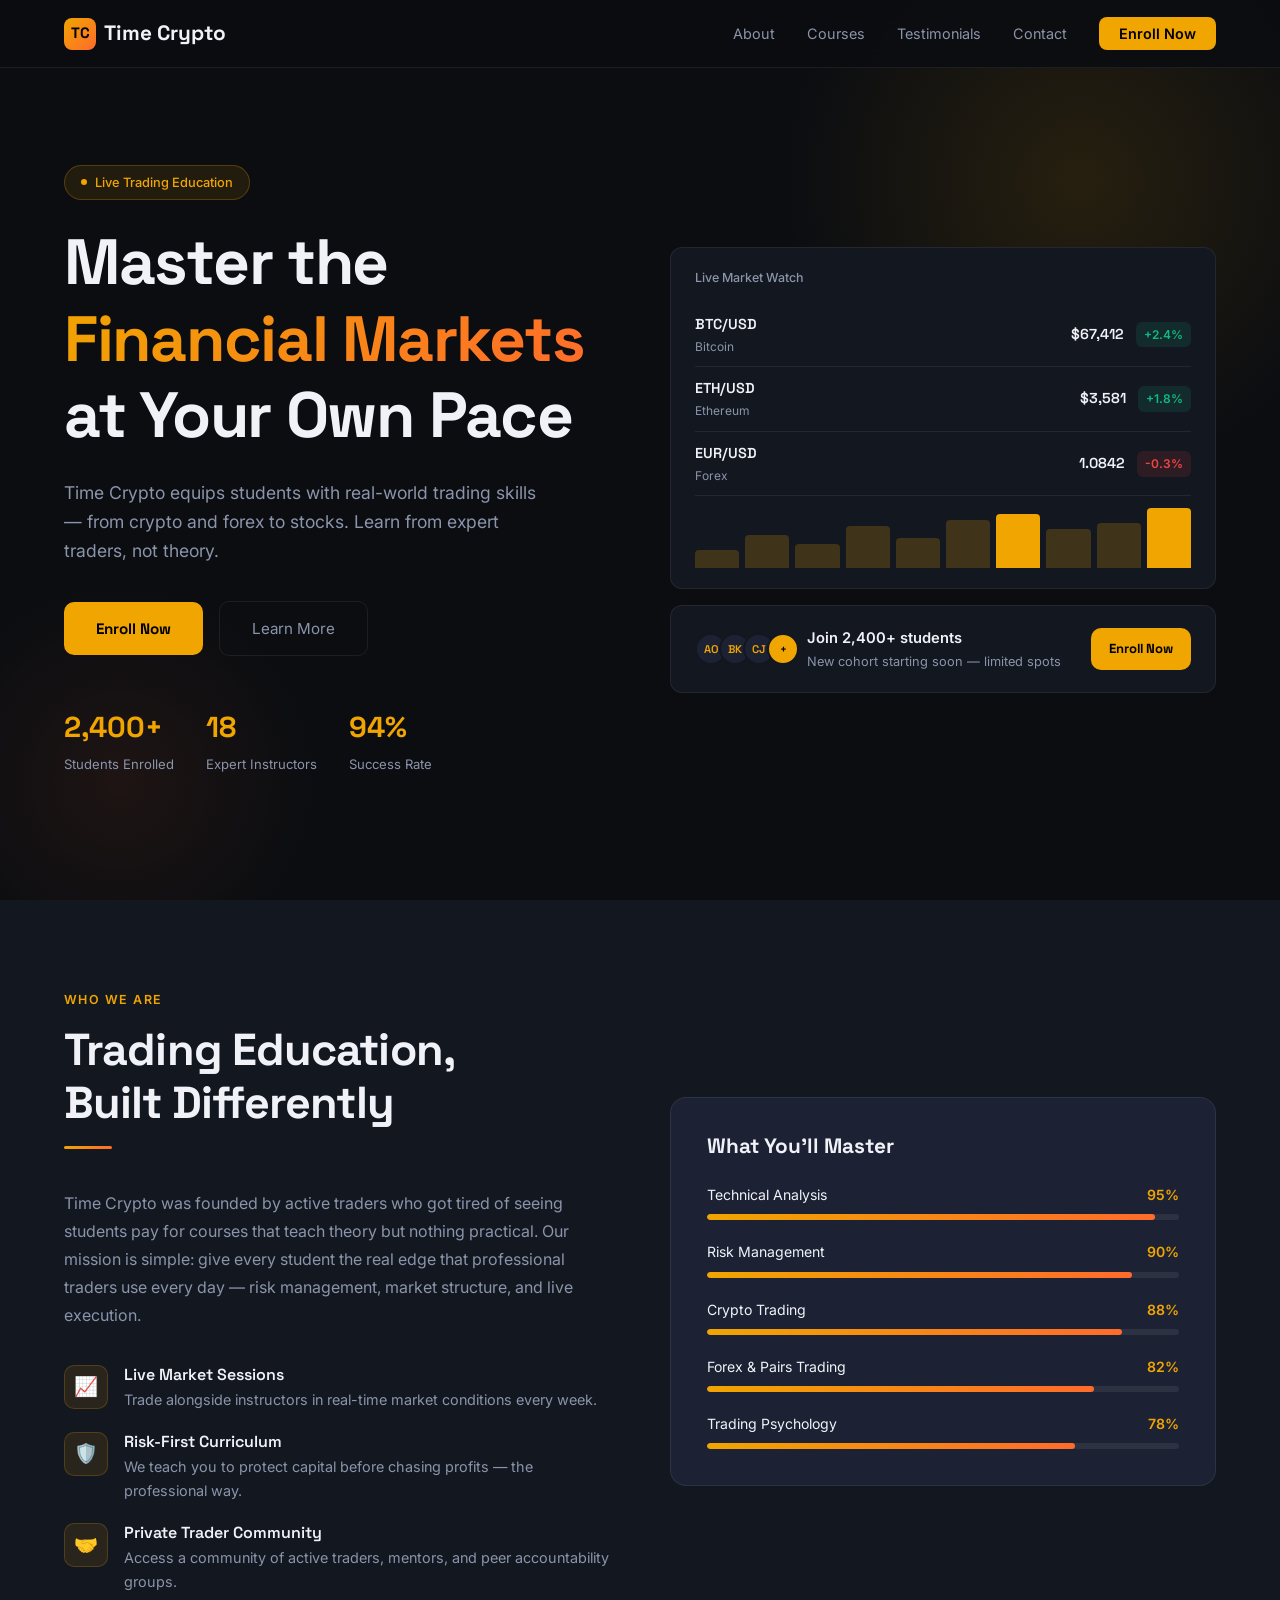
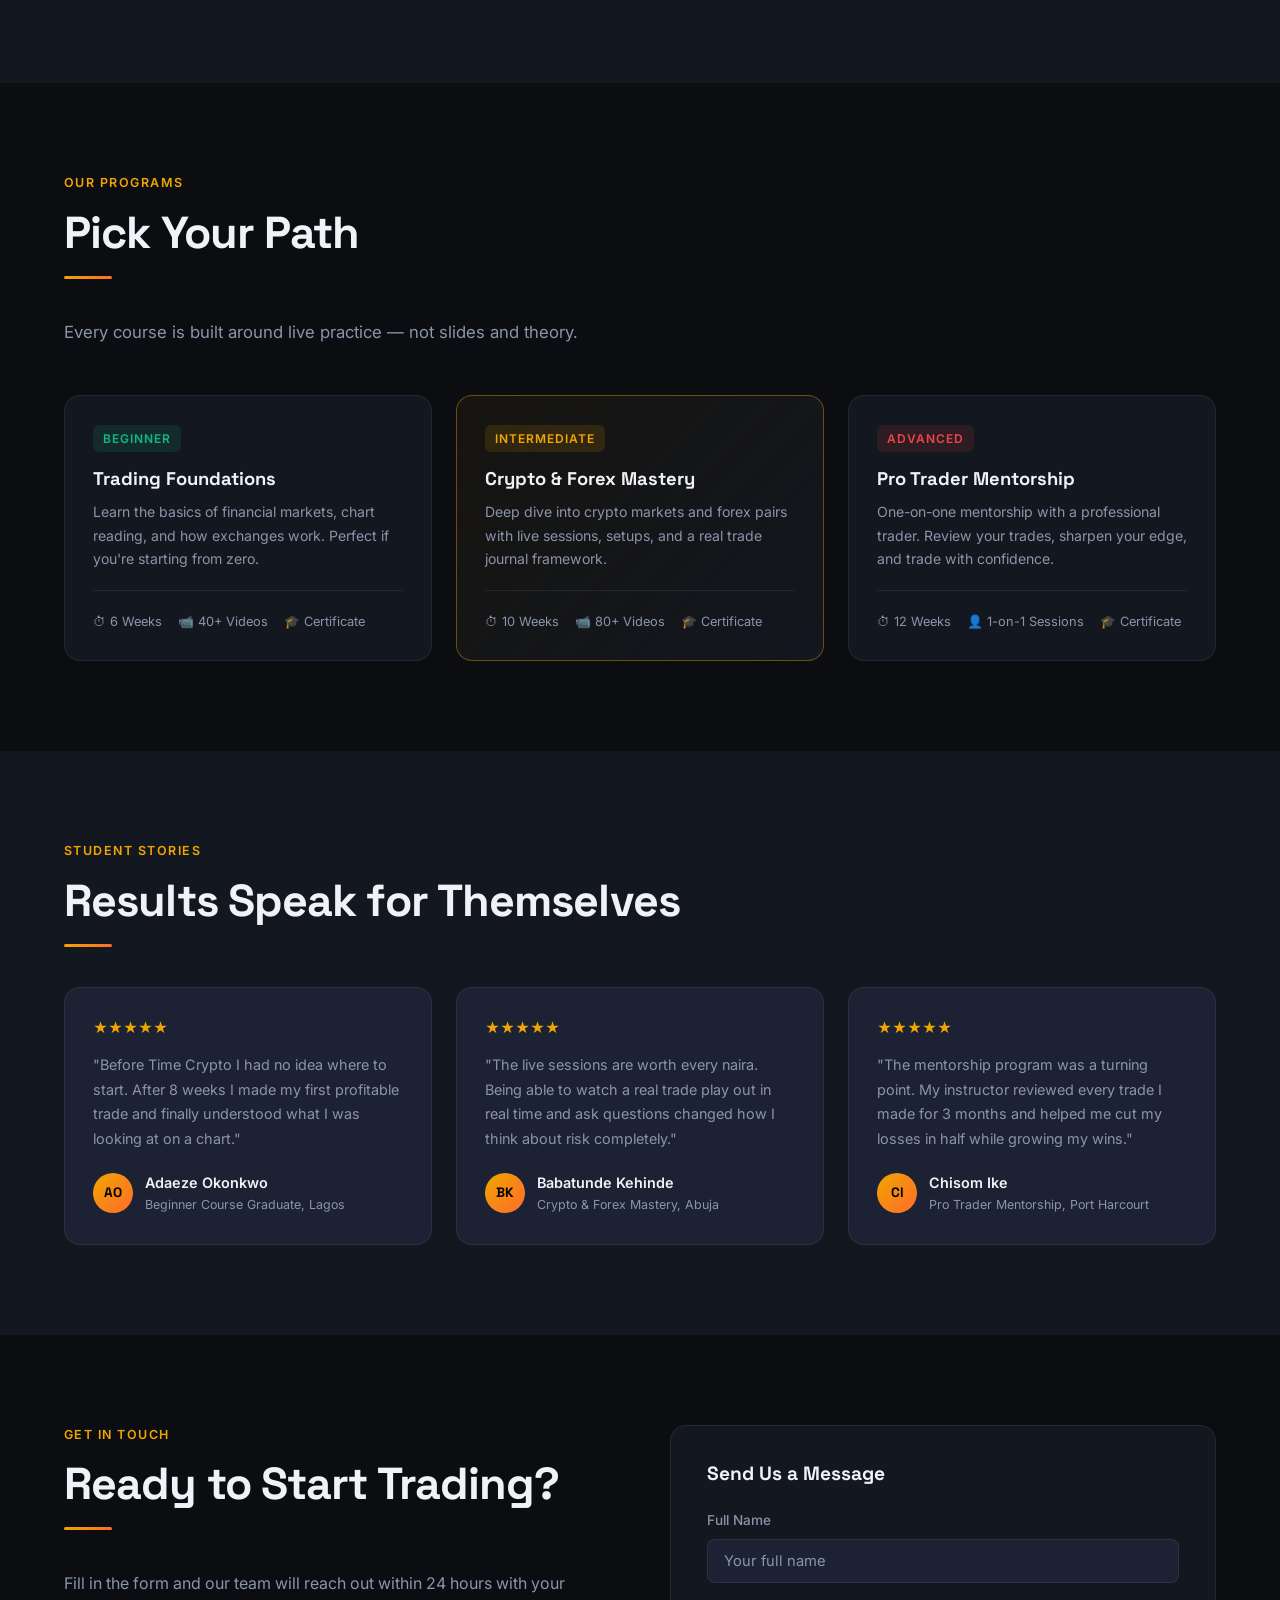
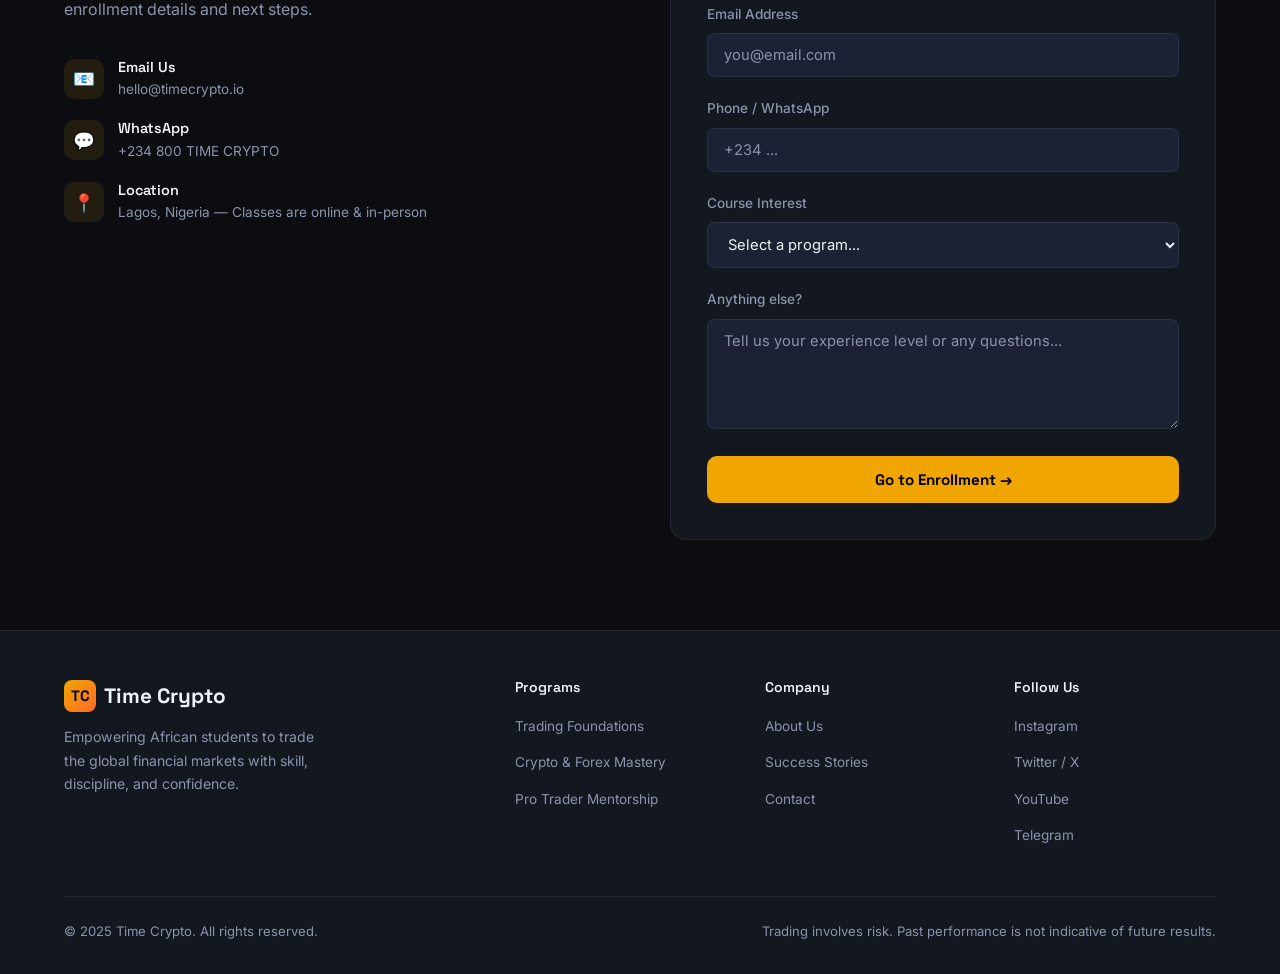
<file: index.html>
<!DOCTYPE html>
<html lang="en">
<head>
<meta charset="UTF-8" />
<meta name="viewport" content="width=device-width, initial-scale=1.0" />
<title>Time Crypto — Learn to Trade the Financial Markets</title>
<link rel="preconnect" href="https://fonts.googleapis.com" />
<link rel="preconnect" href="https://fonts.gstatic.com" crossorigin />
<link href="https://fonts.googleapis.com/css2?family=Space+Grotesk:wght@400;500;600;700;800&family=Inter:wght@400;500&display=swap" rel="stylesheet" />
<link rel="stylesheet" href="style.css" />
</head>
<body>
 
<!-- NAV -->
<nav>
  <div class="nav-logo">
    <div class="logo-icon">TC</div>
    Time Crypto
  </div>
  <ul class="nav-links">
    <li><a href="#about">About</a></li>
    <li><a href="#courses">Courses</a></li>
    <li><a href="#testimonials">Testimonials</a></li>
    <li><a href="#contact">Contact</a></li>
    <li><a href="enroll.html" class="nav-cta">Enroll Now</a></li>
  </ul>
  <button class="hamburger" onclick="toggleMenu()" aria-label="Toggle menu">
    <span></span><span></span><span></span>
  </button>
</nav>
 
<div class="mobile-menu" id="mobileMenu">
  <a href="#about"         onclick="closeMenu()">About</a>
  <a href="#courses"       onclick="closeMenu()">Courses</a>
  <a href="#testimonials"  onclick="closeMenu()">Testimonials</a>
  <a href="#contact"       onclick="closeMenu()">Contact</a>
  <a href="enroll.html"    onclick="closeMenu()" style="color:var(--accent);font-weight:600;">Enroll Now</a>
</div>
 
<!-- HERO -->
<section class="hero">
  <div class="hero-inner">
    <div class="hero-content">
      <div class="hero-tag">
        <span class="tag-dot"></span>
        Live Trading Education
      </div>
      <h1>Master the <span>Financial Markets</span> at Your Own Pace</h1>
      <p>Time Crypto equips students with real-world trading skills — from crypto and forex to stocks. Learn from expert traders, not theory.</p>
      <div class="hero-actions">
        <a href="enroll.html" class="btn-primary">Enroll Now</a>
        <a href="#about"      class="btn-outline">Learn More</a>
      </div>
      <div class="hero-stats">
        <div class="stat">
          <div class="stat-num">2,400+</div>
          <div class="stat-label">Students Enrolled</div>
        </div>
        <div class="stat">
          <div class="stat-num">18</div>
          <div class="stat-label">Expert Instructors</div>
        </div>
        <div class="stat">
          <div class="stat-num">94%</div>
          <div class="stat-label">Success Rate</div>
        </div>
      </div>
    </div>
 
    <div class="hero-visual">
      <div class="card-dark">
        <div style="font-size:0.78rem;color:var(--muted);margin-bottom:14px;font-weight:500;">Live Market Watch</div>
        <div class="ticker-row">
          <div>
            <div class="ticker-name">BTC/USD</div>
            <div class="ticker-sub">Bitcoin</div>
          </div>
          <div style="display:flex;align-items:center;gap:12px;">
            <div class="ticker-price">$67,412</div>
            <span class="badge-up">+2.4%</span>
          </div>
        </div>
        <div class="ticker-row">
          <div>
            <div class="ticker-name">ETH/USD</div>
            <div class="ticker-sub">Ethereum</div>
          </div>
          <div style="display:flex;align-items:center;gap:12px;">
            <div class="ticker-price">$3,581</div>
            <span class="badge-up">+1.8%</span>
          </div>
        </div>
        <div class="ticker-row">
          <div>
            <div class="ticker-name">EUR/USD</div>
            <div class="ticker-sub">Forex</div>
          </div>
          <div style="display:flex;align-items:center;gap:12px;">
            <div class="ticker-price">1.0842</div>
            <span class="badge-down">-0.3%</span>
          </div>
        </div>
        <div class="chart-bar-row">
          <div class="bar" style="height:30%"></div>
          <div class="bar" style="height:55%"></div>
          <div class="bar" style="height:40%"></div>
          <div class="bar" style="height:70%"></div>
          <div class="bar" style="height:50%"></div>
          <div class="bar" style="height:80%"></div>
          <div class="bar active" style="height:90%"></div>
          <div class="bar" style="height:65%"></div>
          <div class="bar" style="height:75%"></div>
          <div class="bar active" style="height:100%"></div>
        </div>
      </div>
      <div class="card-dark" style="display:flex;align-items:center;gap:16px;">
        <div class="enroll-mini">
          <div class="avatars">
            <div class="av">AO</div>
            <div class="av">BK</div>
            <div class="av">CJ</div>
            <div class="av" style="background:var(--accent);color:#000;">+</div>
          </div>
        </div>
        <div>
          <div style="font-weight:600;font-size:0.92rem;">Join 2,400+ students</div>
          <div style="font-size:0.8rem;color:var(--muted);">New cohort starting soon — limited spots</div>
        </div>
        <a href="enroll.html" class="btn-primary" style="padding:10px 18px;font-size:0.82rem;margin-left:auto;white-space:nowrap;">Enroll Now</a>
      </div>
    </div>
  </div>
</section>
 
<!-- ABOUT -->
<section id="about">
  <div class="section-inner">
    <div class="about-grid">
      <div>
        <div class="section-tag">Who We Are</div>
        <h2 class="section-title">Trading Education,<br>Built Differently</h2>
        <div class="divider"></div>
        <p style="color:var(--muted);font-size:1rem;line-height:1.75;">Time Crypto was founded by active traders who got tired of seeing students pay for courses that teach theory but nothing practical. Our mission is simple: give every student the real edge that professional traders use every day — risk management, market structure, and live execution.</p>
        <div class="about-features">
          <div class="feat">
            <div class="feat-icon">📈</div>
            <div class="feat-body">
              <h4>Live Market Sessions</h4>
              <p>Trade alongside instructors in real-time market conditions every week.</p>
            </div>
          </div>
          <div class="feat">
            <div class="feat-icon">🛡️</div>
            <div class="feat-body">
              <h4>Risk-First Curriculum</h4>
              <p>We teach you to protect capital before chasing profits — the professional way.</p>
            </div>
          </div>
          <div class="feat">
            <div class="feat-icon">🤝</div>
            <div class="feat-body">
              <h4>Private Trader Community</h4>
              <p>Access a community of active traders, mentors, and peer accountability groups.</p>
            </div>
          </div>
        </div>
      </div>
      <div class="about-right">
        <h3>What You'll Master</h3>
        <div class="progress-item">
          <div class="progress-header"><span>Technical Analysis</span><span class="progress-pct">95%</span></div>
          <div class="progress-track"><div class="progress-fill" style="width:95%"></div></div>
        </div>
        <div class="progress-item">
          <div class="progress-header"><span>Risk Management</span><span class="progress-pct">90%</span></div>
          <div class="progress-track"><div class="progress-fill" style="width:90%"></div></div>
        </div>
        <div class="progress-item">
          <div class="progress-header"><span>Crypto Trading</span><span class="progress-pct">88%</span></div>
          <div class="progress-track"><div class="progress-fill" style="width:88%"></div></div>
        </div>
        <div class="progress-item">
          <div class="progress-header"><span>Forex &amp; Pairs Trading</span><span class="progress-pct">82%</span></div>
          <div class="progress-track"><div class="progress-fill" style="width:82%"></div></div>
        </div>
        <div class="progress-item" style="margin-bottom:0;">
          <div class="progress-header"><span>Trading Psychology</span><span class="progress-pct">78%</span></div>
          <div class="progress-track"><div class="progress-fill" style="width:78%"></div></div>
        </div>
      </div>
    </div>
  </div>
</section>
 
<!-- COURSES -->
<section id="courses">
  <div class="section-inner">
    <div class="courses-header">
      <div>
        <div class="section-tag">Our Programs</div>
        <h2 class="section-title">Pick Your Path</h2>
        <div class="divider"></div>
        <p class="section-sub">Every course is built around live practice — not slides and theory.</p>
      </div>
    </div>
    <div class="courses-grid">
      <div class="course-card" onclick="window.location.href='enroll.html'">
        <span class="course-level level-beginner">Beginner</span>
        <h3>Trading Foundations</h3>
        <p>Learn the basics of financial markets, chart reading, and how exchanges work. Perfect if you're starting from zero.</p>
        <div class="course-meta">
          <span>⏱ 6 Weeks</span>
          <span>📹 40+ Videos</span>
          <span>🎓 Certificate</span>
        </div>
      </div>
      <div class="course-card featured" onclick="window.location.href='enroll.html'">
        <span class="course-level level-intermediate">Intermediate</span>
        <h3>Crypto &amp; Forex Mastery</h3>
        <p>Deep dive into crypto markets and forex pairs with live sessions, setups, and a real trade journal framework.</p>
        <div class="course-meta">
          <span>⏱ 10 Weeks</span>
          <span>📹 80+ Videos</span>
          <span>🎓 Certificate</span>
        </div>
      </div>
      <div class="course-card" onclick="window.location.href='enroll.html'">
        <span class="course-level level-advanced">Advanced</span>
        <h3>Pro Trader Mentorship</h3>
        <p>One-on-one mentorship with a professional trader. Review your trades, sharpen your edge, and trade with confidence.</p>
        <div class="course-meta">
          <span>⏱ 12 Weeks</span>
          <span>👤 1-on-1 Sessions</span>
          <span>🎓 Certificate</span>
        </div>
      </div>
    </div>
  </div>
</section>
 
<!-- TESTIMONIALS -->
<section id="testimonials">
  <div class="section-inner">
    <div class="section-tag">Student Stories</div>
    <h2 class="section-title">Results Speak for Themselves</h2>
    <div class="divider"></div>
    <div class="testimonials-grid">
      <div class="tcard">
        <div class="stars">★★★★★</div>
        <p>"Before Time Crypto I had no idea where to start. After 8 weeks I made my first profitable trade and finally understood what I was looking at on a chart."</p>
        <div class="tcard-author">
          <div class="t-av">AO</div>
          <div>
            <div class="t-name">Adaeze Okonkwo</div>
            <div class="t-role">Beginner Course Graduate, Lagos</div>
          </div>
        </div>
      </div>
      <div class="tcard">
        <div class="stars">★★★★★</div>
        <p>"The live sessions are worth every naira. Being able to watch a real trade play out in real time and ask questions changed how I think about risk completely."</p>
        <div class="tcard-author">
          <div class="t-av">BK</div>
          <div>
            <div class="t-name">Babatunde Kehinde</div>
            <div class="t-role">Crypto &amp; Forex Mastery, Abuja</div>
          </div>
        </div>
      </div>
      <div class="tcard">
        <div class="stars">★★★★★</div>
        <p>"The mentorship program was a turning point. My instructor reviewed every trade I made for 3 months and helped me cut my losses in half while growing my wins."</p>
        <div class="tcard-author">
          <div class="t-av">CI</div>
          <div>
            <div class="t-name">Chisom Ike</div>
            <div class="t-role">Pro Trader Mentorship, Port Harcourt</div>
          </div>
        </div>
      </div>
    </div>
  </div>
</section>
 
<!-- CONTACT -->
<section id="contact">
  <div class="section-inner">
    <div class="contact-grid">
      <div class="contact-info">
        <div class="section-tag">Get in Touch</div>
        <h2 class="section-title">Ready to Start Trading?</h2>
        <div class="divider"></div>
        <p style="color:var(--muted);font-size:1rem;">Fill in the form and our team will reach out within 24 hours with your enrollment details and next steps.</p>
        <div class="contact-details">
          <div class="cd">
            <div class="cd-icon">📧</div>
            <div class="cd-text"><h4>Email Us</h4><p>hello@timecrypto.io</p></div>
          </div>
          <div class="cd">
            <div class="cd-icon">💬</div>
            <div class="cd-text"><h4>WhatsApp</h4><p>+234 800 TIME CRYPTO</p></div>
          </div>
          <div class="cd">
            <div class="cd-icon">📍</div>
            <div class="cd-text"><h4>Location</h4><p>Lagos, Nigeria — Classes are online &amp; in-person</p></div>
          </div>
        </div>
      </div>
      <div class="contact-form">
        <h3 style="margin-bottom:24px;font-size:1.2rem;">Send Us a Message</h3>
        <div class="form-group">
          <label for="name">Full Name</label>
          <input type="text" id="name" placeholder="Your full name" />
        </div>
        <div class="form-group">
          <label for="email">Email Address</label>
          <input type="email" id="email" placeholder="you@email.com" />
        </div>
        <div class="form-group">
          <label for="phone">Phone / WhatsApp</label>
          <input type="tel" id="phone" placeholder="+234 ..." />
        </div>
        <div class="form-group">
          <label for="course">Course Interest</label>
          <select id="course">
            <option value="">Select a program...</option>
            <option>Trading Foundations (Beginner) — $49</option>
            <option>Crypto &amp; Forex Mastery (Intermediate) — $100</option>
            <option>Pro Trader Mentorship (Advanced) — $150</option>
            <option>Not sure — I'd like guidance</option>
          </select>
        </div>
        <div class="form-group">
          <label for="message">Anything else?</label>
          <textarea id="message" placeholder="Tell us your experience level or any questions..."></textarea>
        </div>
        <button class="btn-primary" style="width:100%;" onclick="handleSubmit()">Go to Enrollment →</button>
      </div>
    </div>
  </div>
</section>
 
<!-- FOOTER -->
<footer>
  <div class="footer-inner">
    <div class="footer-top">
      <div class="footer-brand">
        <div class="nav-logo">
          <div class="logo-icon">TC</div>
          Time Crypto
        </div>
        <p>Empowering African students to trade the global financial markets with skill, discipline, and confidence.</p>
      </div>
      <div class="footer-col">
        <h4>Programs</h4>
        <ul>
          <li><a href="enroll.html">Trading Foundations</a></li>
          <li><a href="enroll.html">Crypto &amp; Forex Mastery</a></li>
          <li><a href="enroll.html">Pro Trader Mentorship</a></li>
        </ul>
      </div>
      <div class="footer-col">
        <h4>Company</h4>
        <ul>
          <li><a href="#about">About Us</a></li>
          <li><a href="#testimonials">Success Stories</a></li>
          <li><a href="#contact">Contact</a></li>
        </ul>
      </div>
      <div class="footer-col">
        <h4>Follow Us</h4>
        <ul>
          <li><a href="#">Instagram</a></li>
          <li><a href="#">Twitter / X</a></li>
          <li><a href="#">YouTube</a></li>
          <li><a href="#">Telegram</a></li>
        </ul>
      </div>
    </div>
    <div class="footer-bottom">
      <span>© 2025 Time Crypto. All rights reserved.</span>
      <span>Trading involves risk. Past performance is not indicative of future results.</span>
    </div>
  </div>
</footer>
 
<script src="script.js"></script>
</body>
</html>
</file>
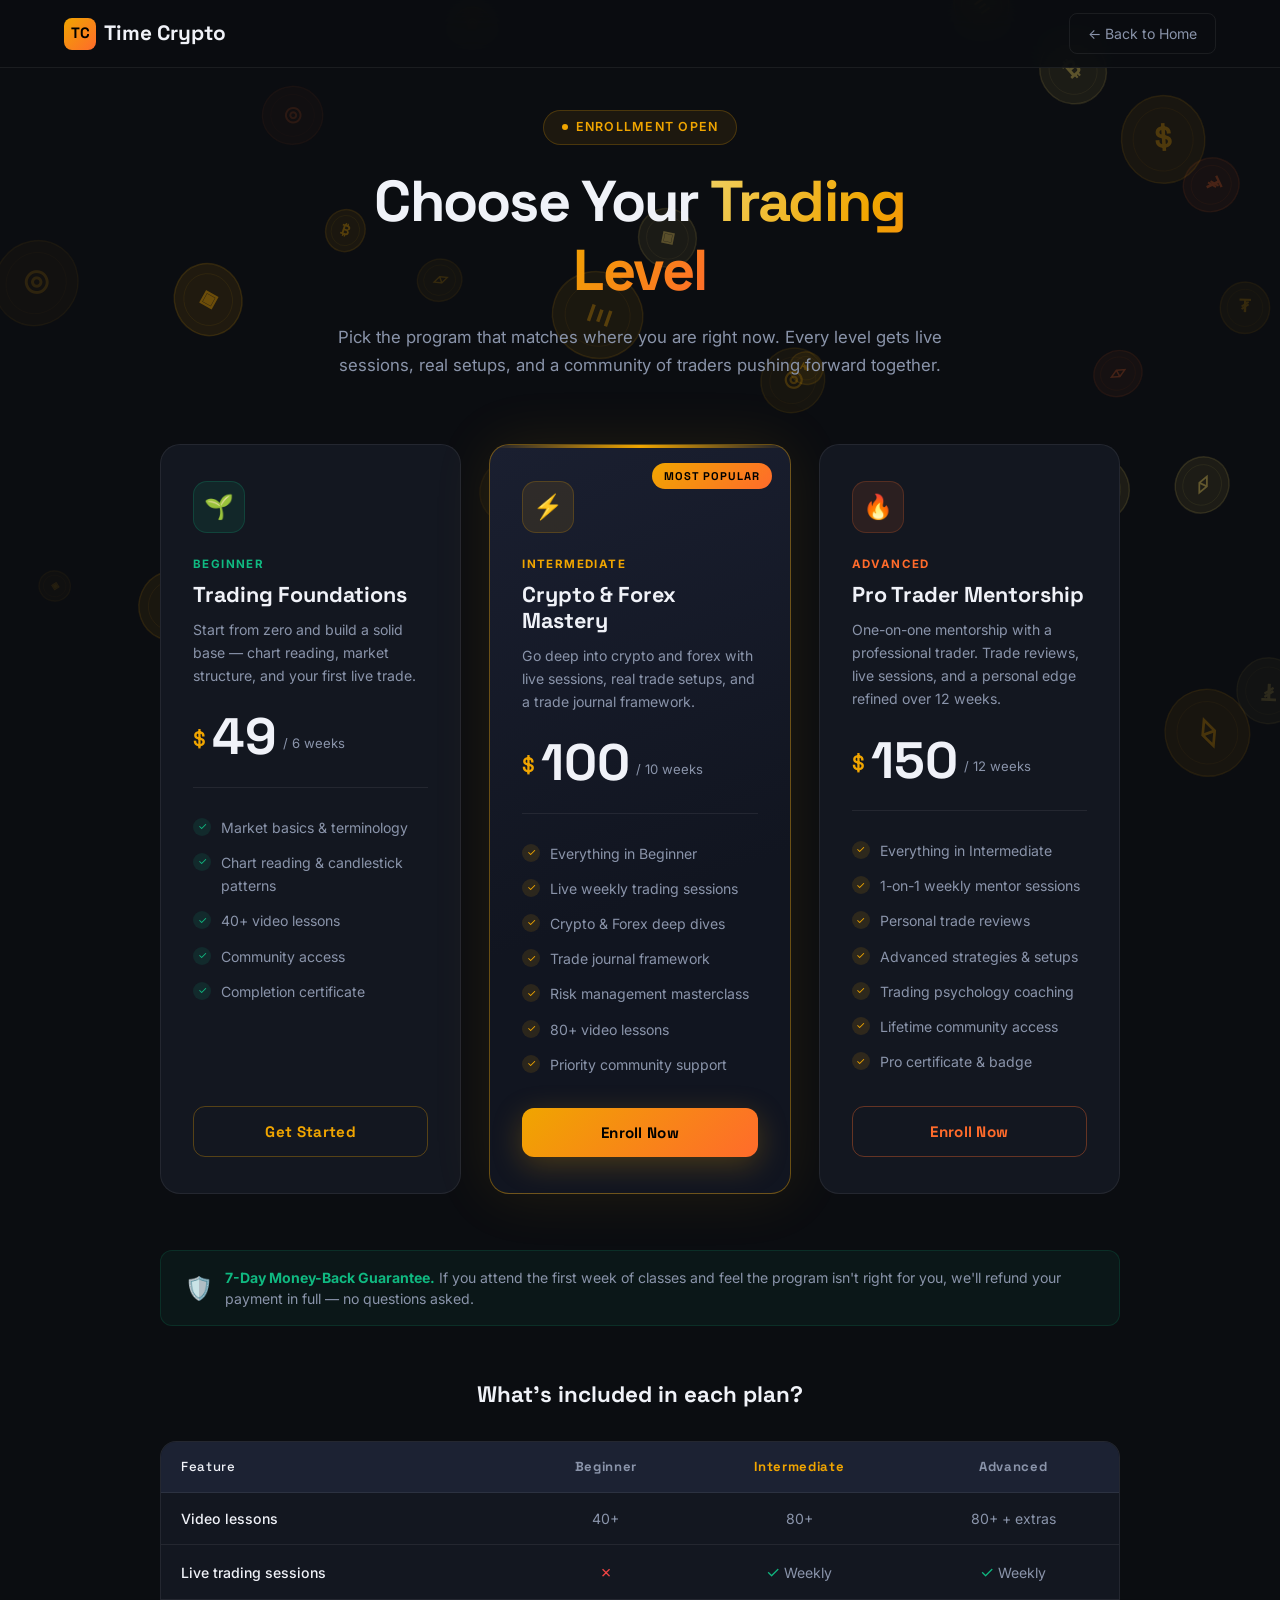
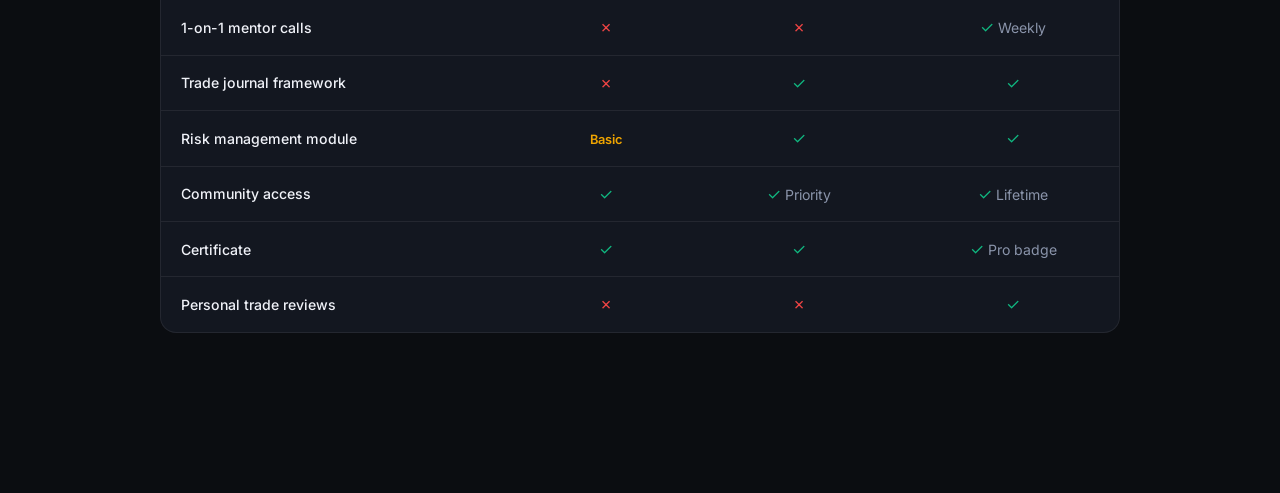
<file: enroll.html>
<!DOCTYPE html>
<html lang="en">
<head>
<meta charset="UTF-8" />
<meta name="viewport" content="width=device-width, initial-scale=1.0" />
<title>Enroll — Time Crypto</title>
<link rel="preconnect" href="https://fonts.googleapis.com" />
<link rel="preconnect" href="https://fonts.gstatic.com" crossorigin />
<link href="https://fonts.googleapis.com/css2?family=Space+Grotesk:wght@400;500;600;700;800&family=Inter:wght@400;500&display=swap" rel="stylesheet" />
<link rel="stylesheet" href="style.css" />
</head>
<body>
 
<!-- ANIMATED COIN CANVAS (background) -->
<canvas id="coinCanvas"></canvas>
 
<!-- NAV -->
<nav>
  <div class="nav-logo">
    <div class="logo-icon">TC</div>
    Time Crypto
  </div>
  <a href="index.html" class="nav-back">← Back to Home</a>
</nav>
 
<!-- PAGE CONTENT -->
<div class="page">
 
  <!-- HEADER -->
  <div class="enroll-header">
    <div class="enroll-eyebrow">
      <span class="pulse-dot"></span>
      Enrollment Open
    </div>
    <h1>Choose Your <em>Trading Level</em></h1>
    <p>Pick the program that matches where you are right now. Every level gets live sessions, real setups, and a community of traders pushing forward together.</p>
  </div>
 
  <!-- PRICING CARDS -->
  <div class="cards-row">
 
    <!-- BEGINNER -->
    <div class="price-card">
      <div class="card-icon icon-beginner">🌱</div>
      <div class="card-level level-beginner-label">Beginner</div>
      <h2>Trading Foundations</h2>
      <p>Start from zero and build a solid base — chart reading, market structure, and your first live trade.</p>
      <div class="price-display">
        <span class="price-currency">$</span>
        <span class="price-amount">49</span>
        <span class="price-period">/ 6 weeks</span>
      </div>
      <ul class="feature-list">
        <li><span class="check check-green">✓</span> Market basics &amp; terminology</li>
        <li><span class="check check-green">✓</span> Chart reading &amp; candlestick patterns</li>
        <li><span class="check check-green">✓</span> 40+ video lessons</li>
        <li><span class="check check-green">✓</span> Community access</li>
        <li><span class="check check-green">✓</span> Completion certificate</li>
      </ul>
      <button class="btn-enroll btn-enroll-outline" onclick="openModal('Beginner','Trading Foundations','$49')">Get Started</button>
    </div>
 
    <!-- INTERMEDIATE (featured) -->
    <div class="price-card featured">
      <div class="featured-badge">Most Popular</div>
      <div class="card-icon icon-intermediate">⚡</div>
      <div class="card-level level-intermediate-label">Intermediate</div>
      <h2>Crypto &amp; Forex Mastery</h2>
      <p>Go deep into crypto and forex with live sessions, real trade setups, and a trade journal framework.</p>
      <div class="price-display">
        <span class="price-currency">$</span>
        <span class="price-amount">100</span>
        <span class="price-period">/ 10 weeks</span>
      </div>
      <ul class="feature-list">
        <li><span class="check">✓</span> Everything in Beginner</li>
        <li><span class="check">✓</span> Live weekly trading sessions</li>
        <li><span class="check">✓</span> Crypto &amp; Forex deep dives</li>
        <li><span class="check">✓</span> Trade journal framework</li>
        <li><span class="check">✓</span> Risk management masterclass</li>
        <li><span class="check">✓</span> 80+ video lessons</li>
        <li><span class="check">✓</span> Priority community support</li>
      </ul>
      <button class="btn-enroll btn-enroll-gold" onclick="openModal('Intermediate','Crypto &amp; Forex Mastery','$100')">Enroll Now</button>
    </div>
 
    <!-- ADVANCED -->
    <div class="price-card">
      <div class="card-icon icon-advanced">🔥</div>
      <div class="card-level level-advanced-label">Advanced</div>
      <h2>Pro Trader Mentorship</h2>
      <p>One-on-one mentorship with a professional trader. Trade reviews, live sessions, and a personal edge refined over 12 weeks.</p>
      <div class="price-display">
        <span class="price-currency">$</span>
        <span class="price-amount">150</span>
        <span class="price-period">/ 12 weeks</span>
      </div>
      <ul class="feature-list">
        <li><span class="check">✓</span> Everything in Intermediate</li>
        <li><span class="check">✓</span> 1-on-1 weekly mentor sessions</li>
        <li><span class="check">✓</span> Personal trade reviews</li>
        <li><span class="check">✓</span> Advanced strategies &amp; setups</li>
        <li><span class="check">✓</span> Trading psychology coaching</li>
        <li><span class="check">✓</span> Lifetime community access</li>
        <li><span class="check">✓</span> Pro certificate &amp; badge</li>
      </ul>
      <button class="btn-enroll btn-enroll-outline" onclick="openModal('Advanced','Pro Trader Mentorship','$150')" style="border-color:rgba(255,107,43,0.35);color:var(--accent2);">Enroll Now</button>
    </div>
 
  </div>
 
  <!-- GUARANTEE -->
  <div class="guarantee">
    <span class="guarantee-icon">🛡️</span>
    <p><strong>7-Day Money-Back Guarantee.</strong> If you attend the first week of classes and feel the program isn't right for you, we'll refund your payment in full — no questions asked.</p>
  </div>
 
  <!-- COMPARISON TABLE -->
  <div class="compare-section">
    <h2 class="compare-title">What's included in each plan?</h2>
    <table class="compare-table">
      <thead>
        <tr>
          <th>Feature</th>
          <th>Beginner</th>
          <th class="highlight">Intermediate</th>
          <th>Advanced</th>
        </tr>
      </thead>
      <tbody>
        <tr>
          <td>Video lessons</td>
          <td>40+</td>
          <td>80+</td>
          <td>80+ + extras</td>
        </tr>
        <tr>
          <td>Live trading sessions</td>
          <td><span class="cross">✗</span></td>
          <td><span class="tick">✓</span> Weekly</td>
          <td><span class="tick">✓</span> Weekly</td>
        </tr>
        <tr>
          <td>1-on-1 mentor calls</td>
          <td><span class="cross">✗</span></td>
          <td><span class="cross">✗</span></td>
          <td><span class="tick">✓</span> Weekly</td>
        </tr>
        <tr>
          <td>Trade journal framework</td>
          <td><span class="cross">✗</span></td>
          <td><span class="tick">✓</span></td>
          <td><span class="tick">✓</span></td>
        </tr>
        <tr>
          <td>Risk management module</td>
          <td><span class="partial">Basic</span></td>
          <td><span class="tick">✓</span></td>
          <td><span class="tick">✓</span></td>
        </tr>
        <tr>
          <td>Community access</td>
          <td><span class="tick">✓</span></td>
          <td><span class="tick">✓</span> Priority</td>
          <td><span class="tick">✓</span> Lifetime</td>
        </tr>
        <tr>
          <td>Certificate</td>
          <td><span class="tick">✓</span></td>
          <td><span class="tick">✓</span></td>
          <td><span class="tick">✓</span> Pro badge</td>
        </tr>
        <tr>
          <td>Personal trade reviews</td>
          <td><span class="cross">✗</span></td>
          <td><span class="cross">✗</span></td>
          <td><span class="tick">✓</span></td>
        </tr>
      </tbody>
    </table>
  </div>
 
</div><!-- end .page -->
 
<!-- ENROLLMENT MODAL -->
<div class="modal-overlay" id="modalOverlay" onclick="handleOverlayClick(event)">
  <div class="modal" id="modal">
    <button class="modal-close" onclick="closeModal()">✕</button>
    <div class="modal-plan-badge badge-gold" id="modalBadge">Intermediate</div>
    <h2 id="modalTitle">Crypto &amp; Forex Mastery</h2>
    <div class="modal-price" id="modalPrice">$100</div>
    <div class="modal-form">
      <div>
        <label>Full Name</label>
        <input type="text" id="mName" placeholder="Your full name" />
      </div>
      <div>
        <label>Email Address</label>
        <input type="email" id="mEmail" placeholder="you@email.com" />
      </div>
      <div>
        <label>WhatsApp Number</label>
        <input type="tel" id="mPhone" placeholder="+234 ..." />
      </div>
      <div>
        <label>How did you hear about us?</label>
        <select id="mSource">
          <option value="">Select...</option>
          <option>Instagram</option>
          <option>Twitter / X</option>
          <option>WhatsApp</option>
          <option>Friend or referral</option>
          <option>YouTube</option>
          <option>Other</option>
        </select>
      </div>
      <button class="modal-submit" onclick="submitEnrollment()">Confirm Enrollment →</button>
    </div>
  </div>
</div>
 
<script src="script.js"></script>
</body>
</html>
</file>
<file: style.css>
/* ============================================================
   TIME CRYPTO — style.css
   Shared stylesheet for index.html and enroll.html
   ============================================================ */
 
*, *::before, *::after { box-sizing: border-box; margin: 0; padding: 0; }
 
:root {
  --bg: #0b0d11;
  --surface: #131720;
  --surface2: #1c2233;
  --accent: #f0a500;
  --accent2: #ff6b2b;
  --accent3: #f0d060;
  --text: #f0f2f8;
  --muted: #8a94aa;
  --border: rgba(255,255,255,0.07);
  --radius: 12px;
}
 
html { scroll-behavior: smooth; }
 
body {
  background: var(--bg);
  color: var(--text);
  font-family: 'Inter', sans-serif;
  font-size: 16px;
  line-height: 1.65;
  overflow-x: hidden;
  min-height: 100vh;
}
 
h1, h2, h3, h4 {
  font-family: 'Space Grotesk', sans-serif;
  line-height: 1.2;
}
 
a { text-decoration: none; color: inherit; }
 
/* ============================================================
   SHARED NAV
   ============================================================ */
nav {
  position: fixed; top: 0; left: 0; right: 0; z-index: 200;
  display: flex; align-items: center; justify-content: space-between;
  padding: 0 5%; height: 68px;
  background: rgba(11,13,17,0.88);
  backdrop-filter: blur(16px);
  border-bottom: 1px solid var(--border);
}
 
.nav-logo {
  font-family: 'Space Grotesk', sans-serif;
  font-weight: 700; font-size: 1.3rem;
  display: flex; align-items: center; gap: 8px;
}
 
.logo-icon {
  width: 32px; height: 32px;
  background: linear-gradient(135deg, var(--accent), var(--accent2));
  border-radius: 8px;
  display: flex; align-items: center; justify-content: center;
  font-size: 15px; font-weight: 800; color: #000;
}
 
/* index.html nav links */
.nav-links {
  display: flex; align-items: center; gap: 2rem;
  list-style: none;
}
 
.nav-links a {
  font-size: 0.9rem;
  color: var(--muted);
  transition: color 0.2s;
}
 
.nav-links a:hover { color: var(--text); }
 
.nav-cta {
  background: var(--accent);
  color: #000 !important;
  font-weight: 600 !important;
  padding: 8px 20px;
  border-radius: 8px;
  transition: opacity 0.2s !important;
}
 
.nav-cta:hover { opacity: 0.88; }
 
/* enroll.html back button */
.nav-back {
  display: flex; align-items: center; gap: 8px;
  color: var(--muted); font-size: 0.88rem;
  border: 1px solid var(--border);
  padding: 8px 18px; border-radius: 8px;
  transition: color 0.2s, border-color 0.2s;
}
 
.nav-back:hover { color: var(--text); border-color: var(--accent); }
 
/* Hamburger (mobile) */
.hamburger {
  display: none;
  flex-direction: column; gap: 5px;
  cursor: pointer; background: none; border: none; padding: 4px;
}
 
.hamburger span {
  display: block; width: 24px; height: 2px;
  background: var(--text); border-radius: 2px;
  transition: all 0.3s;
}
 
/* Mobile menu */
.mobile-menu {
  display: none;
  position: fixed; top: 68px; left: 0; right: 0;
  background: rgba(11,13,17,0.98);
  border-bottom: 1px solid var(--border);
  padding: 24px 5%;
  z-index: 99;
  flex-direction: column; gap: 16px;
}
 
.mobile-menu.open { display: flex; }
 
.mobile-menu a {
  color: var(--muted); font-size: 1rem;
  padding: 8px 0; border-bottom: 1px solid var(--border);
}
 
.mobile-menu a:last-child { border-bottom: none; }
 
/* ============================================================
   SHARED BUTTONS
   ============================================================ */
.btn-primary {
  background: var(--accent);
  color: #000;
  font-weight: 700;
  font-family: 'Space Grotesk', sans-serif;
  padding: 14px 32px;
  border-radius: 10px;
  font-size: 0.95rem;
  border: none; cursor: pointer;
  transition: transform 0.2s, opacity 0.2s;
  display: inline-block;
}
 
.btn-primary:hover { transform: translateY(-2px); opacity: 0.9; }
 
.btn-outline {
  border: 1px solid var(--border);
  color: var(--muted);
  padding: 14px 32px;
  border-radius: 10px;
  font-size: 0.95rem;
  cursor: pointer;
  transition: border-color 0.2s, color 0.2s;
  display: inline-block;
  background: transparent;
}
 
.btn-outline:hover { border-color: var(--accent); color: var(--text); }
 
/* ============================================================
   SHARED SECTION UTILITIES
   ============================================================ */
section { padding: 90px 5%; }
 
.section-inner { max-width: 1200px; margin: 0 auto; }
 
.section-tag {
  font-size: 0.78rem;
  text-transform: uppercase;
  letter-spacing: 0.12em;
  color: var(--accent);
  font-weight: 600;
  margin-bottom: 12px;
}
 
.section-title {
  font-size: clamp(1.8rem, 3.5vw, 2.8rem);
  font-weight: 700;
  margin-bottom: 16px;
  letter-spacing: -0.02em;
}
 
.section-sub {
  color: var(--muted);
  font-size: 1.05rem;
  max-width: 540px;
}
 
.divider {
  width: 48px; height: 3px;
  background: linear-gradient(90deg, var(--accent), var(--accent2));
  border-radius: 2px;
  margin: 16px 0 40px;
}
 
/* ============================================================
   SHARED FOOTER
   ============================================================ */
footer {
  background: var(--surface);
  border-top: 1px solid var(--border);
  padding: 48px 5% 32px;
}
 
.footer-inner { max-width: 1200px; margin: 0 auto; }
 
.footer-top {
  display: grid;
  grid-template-columns: 2fr 1fr 1fr 1fr;
  gap: 48px;
  margin-bottom: 48px;
}
 
.footer-brand p {
  font-size: 0.88rem; color: var(--muted);
  margin-top: 12px; max-width: 260px; line-height: 1.65;
}
 
.footer-col h4 {
  font-size: 0.88rem; font-weight: 600; margin-bottom: 16px; color: var(--text);
}
 
.footer-col ul { list-style: none; display: flex; flex-direction: column; gap: 10px; }
 
.footer-col ul li a { font-size: 0.85rem; color: var(--muted); transition: color 0.2s; }
.footer-col ul li a:hover { color: var(--accent); }
 
.footer-bottom {
  border-top: 1px solid var(--border);
  padding-top: 24px;
  display: flex; align-items: center; justify-content: space-between;
  font-size: 0.82rem; color: var(--muted); flex-wrap: wrap; gap: 8px;
}
 
/* ============================================================
   INDEX — HERO
   ============================================================ */
.hero {
  min-height: 100vh;
  display: flex; align-items: center;
  padding: 100px 5% 60px;
  position: relative;
  overflow: hidden;
}
 
.hero::before {
  content: '';
  position: absolute; top: -120px; right: -100px;
  width: 600px; height: 600px;
  background: radial-gradient(circle, rgba(240,165,0,0.12) 0%, transparent 70%);
  pointer-events: none;
}
 
.hero::after {
  content: '';
  position: absolute; bottom: -80px; left: -80px;
  width: 400px; height: 400px;
  background: radial-gradient(circle, rgba(255,107,43,0.08) 0%, transparent 70%);
  pointer-events: none;
}
 
.hero-inner {
  display: grid;
  grid-template-columns: 1fr 1fr;
  gap: 60px;
  align-items: center;
  max-width: 1200px;
  margin: 0 auto;
  width: 100%;
  position: relative; z-index: 1;
}
 
.hero-tag {
  display: inline-flex; align-items: center; gap: 8px;
  background: rgba(240,165,0,0.1);
  border: 1px solid rgba(240,165,0,0.25);
  border-radius: 100px;
  padding: 6px 16px;
  font-size: 0.8rem;
  color: var(--accent);
  font-weight: 500;
  margin-bottom: 24px;
}
 
.tag-dot {
  width: 6px; height: 6px;
  background: var(--accent);
  border-radius: 50%;
  animation: pulse 2s infinite;
}
 
@keyframes pulse {
  0%, 100% { opacity: 1; transform: scale(1); }
  50% { opacity: 0.5; transform: scale(0.7); }
}
 
.hero h1 {
  font-size: clamp(2.4rem, 5vw, 4rem);
  font-weight: 700;
  margin-bottom: 24px;
  letter-spacing: -0.02em;
}
 
.hero h1 span {
  background: linear-gradient(135deg, var(--accent), var(--accent2));
  -webkit-background-clip: text;
  -webkit-text-fill-color: transparent;
  background-clip: text;
}
 
.hero p {
  font-size: 1.1rem;
  color: var(--muted);
  max-width: 480px;
  margin-bottom: 36px;
}
 
.hero-actions {
  display: flex; align-items: center; gap: 16px; flex-wrap: wrap;
}
 
.hero-stats {
  display: flex; gap: 32px; margin-top: 48px; flex-wrap: wrap;
}
 
.stat-num {
  font-family: 'Space Grotesk', sans-serif;
  font-size: 1.8rem;
  font-weight: 700;
  color: var(--accent);
}
 
.stat-label { font-size: 0.82rem; color: var(--muted); margin-top: 2px; }
 
/* Hero Visual / Market Card */
.hero-visual { display: flex; flex-direction: column; gap: 16px; }
 
.card-dark {
  background: var(--surface);
  border: 1px solid var(--border);
  border-radius: var(--radius);
  padding: 20px 24px;
}
 
.ticker-row {
  display: flex; align-items: center; justify-content: space-between;
  padding: 10px 0;
  border-bottom: 1px solid var(--border);
}
 
.ticker-row:last-child { border-bottom: none; }
 
.ticker-name {
  font-family: 'Space Grotesk', sans-serif;
  font-weight: 600; font-size: 0.9rem;
}
 
.ticker-sub { font-size: 0.75rem; color: var(--muted); }
 
.ticker-price {
  font-family: 'Space Grotesk', sans-serif;
  font-weight: 600; text-align: right; font-size: 0.9rem;
}
 
.badge-up {
  background: rgba(16,185,129,0.12); color: #10b981;
  font-size: 0.75rem; font-weight: 600;
  padding: 3px 8px; border-radius: 6px;
}
 
.badge-down {
  background: rgba(239,68,68,0.12); color: #ef4444;
  font-size: 0.75rem; font-weight: 600;
  padding: 3px 8px; border-radius: 6px;
}
 
.chart-bar-row {
  display: flex; align-items: flex-end; gap: 6px;
  height: 60px; margin-top: 12px;
}
 
.bar {
  flex: 1; border-radius: 4px 4px 0 0;
  background: rgba(240,165,0,0.2);
  transition: background 0.2s;
}
 
.bar.active { background: var(--accent); }
 
.enroll-mini { display: flex; align-items: center; gap: 12px; }
 
.avatars { display: flex; }
 
.av {
  width: 32px; height: 32px; border-radius: 50%;
  background: var(--surface2);
  border: 2px solid var(--surface);
  margin-right: -8px;
  display: flex; align-items: center; justify-content: center;
  font-size: 0.7rem; font-weight: 600; color: var(--accent);
  font-family: 'Space Grotesk', sans-serif;
}
 
/* ============================================================
   INDEX — ABOUT
   ============================================================ */
#about { background: var(--surface); }
 
.about-grid {
  display: grid;
  grid-template-columns: 1fr 1fr;
  gap: 60px;
  align-items: center;
}
 
.about-features { margin-top: 36px; display: flex; flex-direction: column; gap: 20px; }
 
.feat { display: flex; gap: 16px; align-items: flex-start; }
 
.feat-icon {
  width: 44px; height: 44px; flex-shrink: 0;
  background: rgba(240,165,0,0.1);
  border: 1px solid rgba(240,165,0,0.2);
  border-radius: 10px;
  display: flex; align-items: center; justify-content: center;
  font-size: 1.2rem;
}
 
.feat-body h4 { font-size: 1rem; font-weight: 600; margin-bottom: 4px; }
.feat-body p { font-size: 0.9rem; color: var(--muted); }
 
.about-right {
  background: var(--surface2);
  border: 1px solid var(--border);
  border-radius: 16px;
  padding: 36px;
}
 
.about-right h3 { font-size: 1.3rem; font-weight: 700; margin-bottom: 24px; }
 
.progress-item { margin-bottom: 20px; }
 
.progress-header {
  display: flex; justify-content: space-between;
  font-size: 0.88rem; margin-bottom: 8px;
}
 
.progress-pct { color: var(--accent); font-weight: 600; }
 
.progress-track {
  height: 6px; background: var(--border);
  border-radius: 3px; overflow: hidden;
}
 
.progress-fill {
  height: 100%; border-radius: 3px;
  background: linear-gradient(90deg, var(--accent), var(--accent2));
}
 
/* ============================================================
   INDEX — COURSES
   ============================================================ */
.courses-header {
  display: flex; align-items: flex-start;
  justify-content: space-between; gap: 24px;
  margin-bottom: 48px; flex-wrap: wrap;
}
 
.courses-grid {
  display: grid;
  grid-template-columns: repeat(auto-fit, minmax(280px, 1fr));
  gap: 24px;
}
 
.course-card {
  background: var(--surface);
  border: 1px solid var(--border);
  border-radius: 16px;
  padding: 28px;
  transition: border-color 0.2s, transform 0.2s;
  cursor: pointer;
}
 
.course-card:hover {
  border-color: rgba(240,165,0,0.35);
  transform: translateY(-4px);
}
 
.course-card.featured {
  border-color: rgba(240,165,0,0.4);
  background: linear-gradient(135deg, rgba(240,165,0,0.05), var(--surface));
}
 
.course-level {
  font-size: 0.75rem; font-weight: 600;
  text-transform: uppercase; letter-spacing: 0.08em;
  padding: 4px 10px; border-radius: 6px;
  display: inline-block; margin-bottom: 16px;
}
 
.level-beginner { background: rgba(16,185,129,0.12); color: #10b981; }
.level-intermediate { background: rgba(240,165,0,0.12); color: var(--accent); }
.level-advanced { background: rgba(239,68,68,0.12); color: #ef4444; }
 
.course-card h3 { font-size: 1.15rem; font-weight: 700; margin-bottom: 10px; }
.course-card p { font-size: 0.88rem; color: var(--muted); margin-bottom: 20px; }
 
.course-meta {
  display: flex; align-items: center; gap: 16px;
  font-size: 0.8rem; color: var(--muted);
  padding-top: 20px;
  border-top: 1px solid var(--border);
}
 
.course-meta span { display: flex; align-items: center; gap: 5px; }
 
/* ============================================================
   INDEX — TESTIMONIALS
   ============================================================ */
#testimonials { background: var(--surface); }
 
.testimonials-grid {
  display: grid;
  grid-template-columns: repeat(auto-fit, minmax(280px, 1fr));
  gap: 24px;
}
 
.tcard {
  background: var(--surface2);
  border: 1px solid var(--border);
  border-radius: 16px;
  padding: 28px;
}
 
.stars { color: var(--accent); font-size: 0.9rem; margin-bottom: 14px; }
 
.tcard p { font-size: 0.9rem; color: var(--muted); line-height: 1.7; margin-bottom: 20px; }
 
.tcard-author { display: flex; align-items: center; gap: 12px; }
 
.t-av {
  width: 40px; height: 40px; border-radius: 50%;
  background: linear-gradient(135deg, var(--accent), var(--accent2));
  display: flex; align-items: center; justify-content: center;
  font-weight: 700; font-size: 0.85rem; color: #000;
  font-family: 'Space Grotesk', sans-serif;
  flex-shrink: 0;
}
 
.t-name { font-weight: 600; font-size: 0.9rem; }
.t-role { font-size: 0.78rem; color: var(--muted); }
 
/* ============================================================
   INDEX — CONTACT
   ============================================================ */
.contact-grid {
  display: grid;
  grid-template-columns: 1fr 1fr;
  gap: 60px;
  align-items: start;
}
 
.contact-details { margin-top: 36px; display: flex; flex-direction: column; gap: 20px; }
 
.cd { display: flex; gap: 14px; align-items: flex-start; }
 
.cd-icon {
  width: 40px; height: 40px; flex-shrink: 0;
  background: rgba(240,165,0,0.1);
  border-radius: 10px;
  display: flex; align-items: center; justify-content: center;
  font-size: 1.1rem;
}
 
.cd-text h4 { font-size: 0.9rem; font-weight: 600; margin-bottom: 2px; }
.cd-text p { font-size: 0.85rem; color: var(--muted); }
 
.contact-form {
  background: var(--surface);
  border: 1px solid var(--border);
  border-radius: 16px;
  padding: 36px;
}
 
.form-group { margin-bottom: 20px; }
 
label {
  display: block;
  font-size: 0.85rem;
  color: var(--muted);
  margin-bottom: 8px;
  font-weight: 500;
}
 
input, select, textarea {
  width: 100%;
  background: var(--surface2);
  border: 1px solid var(--border);
  border-radius: 8px;
  padding: 12px 16px;
  color: var(--text);
  font-family: 'Inter', sans-serif;
  font-size: 0.92rem;
  outline: none;
  transition: border-color 0.2s;
}
 
input:focus, select:focus, textarea:focus { border-color: var(--accent); }
input::placeholder, textarea::placeholder { color: var(--muted); }
textarea { resize: vertical; min-height: 110px; }
select option { background: var(--surface2); }
 
/* ============================================================
   ENROLL PAGE — COIN CANVAS
   ============================================================ */
#coinCanvas {
  position: fixed;
  top: 0; left: 0;
  width: 100%; height: 100%;
  z-index: 0;
  pointer-events: none;
}
 
/* ============================================================
   ENROLL PAGE — LAYOUT
   ============================================================ */
.page {
  position: relative; z-index: 10;
  min-height: 100vh;
  display: flex; flex-direction: column;
  align-items: center;
  padding: 110px 5% 80px;
}
 
.enroll-header {
  text-align: center;
  max-width: 640px;
  margin-bottom: 64px;
}
 
.enroll-eyebrow {
  display: inline-flex; align-items: center; gap: 8px;
  background: rgba(240,165,0,0.08);
  border: 1px solid rgba(240,165,0,0.22);
  border-radius: 100px;
  padding: 6px 18px;
  font-size: 0.78rem; font-weight: 600;
  letter-spacing: 0.1em; text-transform: uppercase;
  color: var(--accent);
  margin-bottom: 22px;
}
 
.pulse-dot {
  width: 6px; height: 6px;
  background: var(--accent);
  border-radius: 50%;
  animation: blink 2s ease-in-out infinite;
}
 
@keyframes blink {
  0%, 100% { opacity: 1; transform: scale(1); }
  50% { opacity: 0.4; transform: scale(0.6); }
}
 
.enroll-header h1 {
  font-size: clamp(2.2rem, 5vw, 3.6rem);
  font-weight: 800;
  letter-spacing: -0.03em;
  margin-bottom: 18px;
}
 
.enroll-header h1 em {
  font-style: normal;
  background: linear-gradient(120deg, var(--accent3), var(--accent), var(--accent2));
  -webkit-background-clip: text;
  -webkit-text-fill-color: transparent;
  background-clip: text;
}
 
.enroll-header p { color: var(--muted); font-size: 1.05rem; line-height: 1.7; }
 
/* ============================================================
   ENROLL PAGE — PRICING CARDS
   ============================================================ */
.cards-row {
  display: grid;
  grid-template-columns: repeat(auto-fit, minmax(300px, 1fr));
  gap: 28px;
  width: 100%;
  max-width: 960px;
  margin-bottom: 56px;
}
 
.price-card {
  background: var(--surface);
  border: 1px solid var(--border);
  border-radius: 20px;
  padding: 36px 32px;
  display: flex; flex-direction: column;
  position: relative;
  overflow: hidden;
  transition: transform 0.3s, border-color 0.3s, box-shadow 0.3s;
}
 
.price-card::before {
  content: '';
  position: absolute; top: 0; left: 0; right: 0;
  height: 3px;
  background: linear-gradient(90deg, transparent, var(--accent), transparent);
  opacity: 0;
  transition: opacity 0.3s;
}
 
.price-card:hover {
  transform: translateY(-6px);
  border-color: rgba(240,165,0,0.3);
  box-shadow: 0 24px 60px rgba(0,0,0,0.5), 0 0 40px rgba(240,165,0,0.07);
}
 
.price-card:hover::before { opacity: 1; }
 
.price-card.featured {
  background: linear-gradient(160deg, #1a1f30 0%, #111520 60%);
  border-color: rgba(240,165,0,0.4);
  box-shadow: 0 0 60px rgba(240,165,0,0.1);
}
 
.price-card.featured::before { opacity: 1; }
 
.featured-badge {
  position: absolute; top: 18px; right: 18px;
  background: linear-gradient(135deg, var(--accent), var(--accent2));
  color: #000;
  font-family: 'Space Grotesk', sans-serif;
  font-size: 0.7rem; font-weight: 700;
  letter-spacing: 0.08em; text-transform: uppercase;
  padding: 4px 12px; border-radius: 100px;
}
 
.card-icon {
  width: 52px; height: 52px;
  border-radius: 14px;
  display: flex; align-items: center; justify-content: center;
  font-size: 1.5rem;
  margin-bottom: 22px;
}
 
.icon-beginner   { background: rgba(16,185,129,0.1); border: 1px solid rgba(16,185,129,0.2); }
.icon-intermediate { background: rgba(240,165,0,0.1); border: 1px solid rgba(240,165,0,0.2); }
.icon-advanced   { background: rgba(255,107,43,0.1); border: 1px solid rgba(255,107,43,0.2); }
 
.card-level {
  font-size: 0.72rem; font-weight: 700;
  text-transform: uppercase; letter-spacing: 0.12em;
  margin-bottom: 8px;
}
 
.level-beginner-label   { color: #10b981; }
.level-intermediate-label { color: var(--accent); }
.level-advanced-label   { color: var(--accent2); }
 
.price-card h2 { font-size: 1.35rem; font-weight: 700; margin-bottom: 10px; }
.price-card > p {
  font-size: 0.88rem; color: var(--muted);
  line-height: 1.65; margin-bottom: 24px; flex-grow: 0;
}
 
.price-display {
  display: flex; align-items: flex-end; gap: 6px;
  margin-bottom: 28px;
  padding-bottom: 24px;
  border-bottom: 1px solid var(--border);
}
 
.price-currency {
  font-family: 'Space Grotesk', sans-serif;
  font-size: 1.3rem; font-weight: 600;
  color: var(--accent); padding-bottom: 6px;
}
 
.price-amount {
  font-family: 'Space Grotesk', sans-serif;
  font-size: 3.2rem; font-weight: 800;
  line-height: 1; color: var(--text);
}
 
.price-period { font-size: 0.82rem; color: var(--muted); padding-bottom: 8px; }
 
.feature-list {
  list-style: none;
  display: flex; flex-direction: column;
  gap: 12px;
  margin-bottom: 32px;
  flex-grow: 1;
}
 
.feature-list li {
  display: flex; align-items: flex-start; gap: 10px;
  font-size: 0.88rem; color: var(--muted);
}
 
.check {
  width: 18px; height: 18px; flex-shrink: 0;
  border-radius: 50%;
  background: rgba(240,165,0,0.12);
  display: flex; align-items: center; justify-content: center;
  font-size: 0.65rem; color: var(--accent);
  margin-top: 2px;
}
 
.check-green { background: rgba(16,185,129,0.12); color: #10b981; }
 
.btn-enroll {
  width: 100%;
  padding: 15px;
  border-radius: 12px; border: none;
  font-family: 'Space Grotesk', sans-serif;
  font-weight: 700; font-size: 0.95rem;
  cursor: pointer;
  transition: transform 0.2s, box-shadow 0.2s, opacity 0.2s;
  letter-spacing: 0.02em;
}
 
.btn-enroll-gold {
  background: linear-gradient(135deg, var(--accent), var(--accent2));
  color: #000;
  box-shadow: 0 8px 30px rgba(240,165,0,0.25);
}
 
.btn-enroll-gold:hover {
  transform: translateY(-2px);
  box-shadow: 0 14px 40px rgba(240,165,0,0.35);
}
 
.btn-enroll-outline {
  background: transparent;
  border: 1px solid rgba(240,165,0,0.3);
  color: var(--accent);
}
 
.btn-enroll-outline:hover {
  background: rgba(240,165,0,0.06);
  border-color: var(--accent);
  transform: translateY(-2px);
}
 
/* ============================================================
   ENROLL PAGE — GUARANTEE STRIP
   ============================================================ */
.guarantee {
  display: flex; align-items: center; gap: 12px;
  background: rgba(16,185,129,0.06);
  border: 1px solid rgba(16,185,129,0.15);
  border-radius: 12px;
  padding: 16px 24px;
  max-width: 960px; width: 100%;
  margin-bottom: 56px;
}
 
.guarantee-icon { font-size: 1.4rem; flex-shrink: 0; }
 
.guarantee p { font-size: 0.88rem; color: var(--muted); line-height: 1.5; }
.guarantee p strong { color: #10b981; }
 
/* ============================================================
   ENROLL PAGE — COMPARISON TABLE
   ============================================================ */
.compare-section { width: 100%; max-width: 960px; margin-bottom: 80px; }
 
.compare-title {
  font-size: 1.4rem; font-weight: 700;
  text-align: center; margin-bottom: 32px;
}
 
.compare-table {
  width: 100%;
  border-collapse: separate; border-spacing: 0;
  background: var(--surface);
  border: 1px solid var(--border);
  border-radius: 16px;
  overflow: hidden;
}
 
.compare-table th, .compare-table td {
  padding: 14px 20px;
  text-align: center;
  font-size: 0.88rem;
  border-bottom: 1px solid var(--border);
}
 
.compare-table tr:last-child td { border-bottom: none; }
 
.compare-table th {
  background: var(--surface2);
  font-family: 'Space Grotesk', sans-serif;
  font-weight: 700; font-size: 0.82rem;
  letter-spacing: 0.05em; color: var(--muted);
}
 
.compare-table th:first-child,
.compare-table td:first-child {
  text-align: left; color: var(--text); font-weight: 500;
}
 
.compare-table th.highlight { color: var(--accent); }
.compare-table td { color: var(--muted); }
 
.tick    { color: #10b981; font-size: 1rem; }
.cross   { color: #ef4444; font-size: 1rem; }
.partial { color: var(--accent); font-size: 0.8rem; font-weight: 600; }
 
/* ============================================================
   ENROLL PAGE — MODAL
   ============================================================ */
.modal-overlay {
  display: none;
  position: fixed; inset: 0;
  background: rgba(0,0,0,0.75);
  backdrop-filter: blur(8px);
  z-index: 500;
  align-items: center; justify-content: center;
  padding: 20px;
}
 
.modal-overlay.open { display: flex; }
 
.modal {
  background: var(--surface);
  border: 1px solid rgba(240,165,0,0.25);
  border-radius: 20px;
  padding: 40px;
  max-width: 480px; width: 100%;
  position: relative;
  box-shadow: 0 40px 100px rgba(0,0,0,0.6), 0 0 60px rgba(240,165,0,0.08);
  animation: slideUp 0.35s cubic-bezier(0.16,1,0.3,1);
}
 
@keyframes slideUp {
  from { transform: translateY(40px); opacity: 0; }
  to   { transform: translateY(0);    opacity: 1; }
}
 
.modal-close {
  position: absolute; top: 16px; right: 16px;
  background: var(--surface2); border: none;
  color: var(--muted); font-size: 1.1rem;
  width: 32px; height: 32px; border-radius: 8px;
  cursor: pointer; display: flex; align-items: center; justify-content: center;
  transition: color 0.2s;
}
 
.modal-close:hover { color: var(--text); }
 
.modal-plan-badge {
  display: inline-flex; align-items: center; gap: 6px;
  padding: 5px 14px; border-radius: 100px;
  font-size: 0.75rem; font-weight: 700;
  text-transform: uppercase; letter-spacing: 0.08em;
  margin-bottom: 16px;
}
 
.badge-gold   { background: rgba(240,165,0,0.12);  color: var(--accent);  border: 1px solid rgba(240,165,0,0.25); }
.badge-orange { background: rgba(255,107,43,0.12); color: var(--accent2); border: 1px solid rgba(255,107,43,0.25); }
.badge-green  { background: rgba(16,185,129,0.12); color: #10b981;        border: 1px solid rgba(16,185,129,0.25); }
 
.modal h2 { font-size: 1.4rem; font-weight: 700; margin-bottom: 6px; }
.modal .modal-price {
  font-size: 2rem; font-weight: 800; color: var(--accent);
  margin-bottom: 24px; font-family: 'Space Grotesk', sans-serif;
}
 
.modal-form { display: flex; flex-direction: column; gap: 14px; }
 
.modal-form label {
  font-size: 0.82rem; color: var(--muted); font-weight: 500;
  display: block; margin-bottom: 6px;
}
 
.modal-form input, .modal-form select {
  width: 100%;
  background: var(--surface2);
  border: 1px solid var(--border);
  border-radius: 8px;
  padding: 12px 14px;
  color: var(--text);
  font-family: 'Inter', sans-serif;
  font-size: 0.9rem;
  outline: none;
  transition: border-color 0.2s;
}
 
.modal-form input:focus, .modal-form select:focus { border-color: var(--accent); }
.modal-form input::placeholder { color: var(--muted); }
 
.modal-submit {
  width: 100%; padding: 14px;
  background: linear-gradient(135deg, var(--accent), var(--accent2));
  color: #000; font-family: 'Space Grotesk', sans-serif;
  font-weight: 700; font-size: 0.95rem;
  border: none; border-radius: 10px;
  cursor: pointer; margin-top: 6px;
  transition: opacity 0.2s, transform 0.2s;
}
 
.modal-submit:hover { opacity: 0.9; transform: translateY(-1px); }
 
/* ============================================================
   RESPONSIVE
   ============================================================ */
@media (max-width: 900px) {
  .hero-inner      { grid-template-columns: 1fr; gap: 48px; }
  .hero-visual     { order: -1; }
  .about-grid      { grid-template-columns: 1fr; }
  .contact-grid    { grid-template-columns: 1fr; }
  .footer-top      { grid-template-columns: 1fr 1fr; gap: 32px; }
  .nav-links       { display: none; }
  .hamburger       { display: flex; }
}
 
@media (max-width: 700px) {
  .cards-row { grid-template-columns: 1fr; }
  .page      { padding: 100px 5% 60px; }
  .enroll-header { margin-bottom: 40px; }
  .modal     { padding: 28px 22px; }
  .compare-table th,
  .compare-table td { padding: 10px 12px; font-size: 0.78rem; }
}
 
@media (max-width: 600px) {
  section        { padding: 64px 5%; }
  .hero          { padding: 88px 5% 48px; }
  .footer-top    { grid-template-columns: 1fr; gap: 24px; }
  .courses-grid  { grid-template-columns: 1fr; }
  .hero-stats    { gap: 20px; }
  .contact-form  { padding: 24px; }
}
</file>
